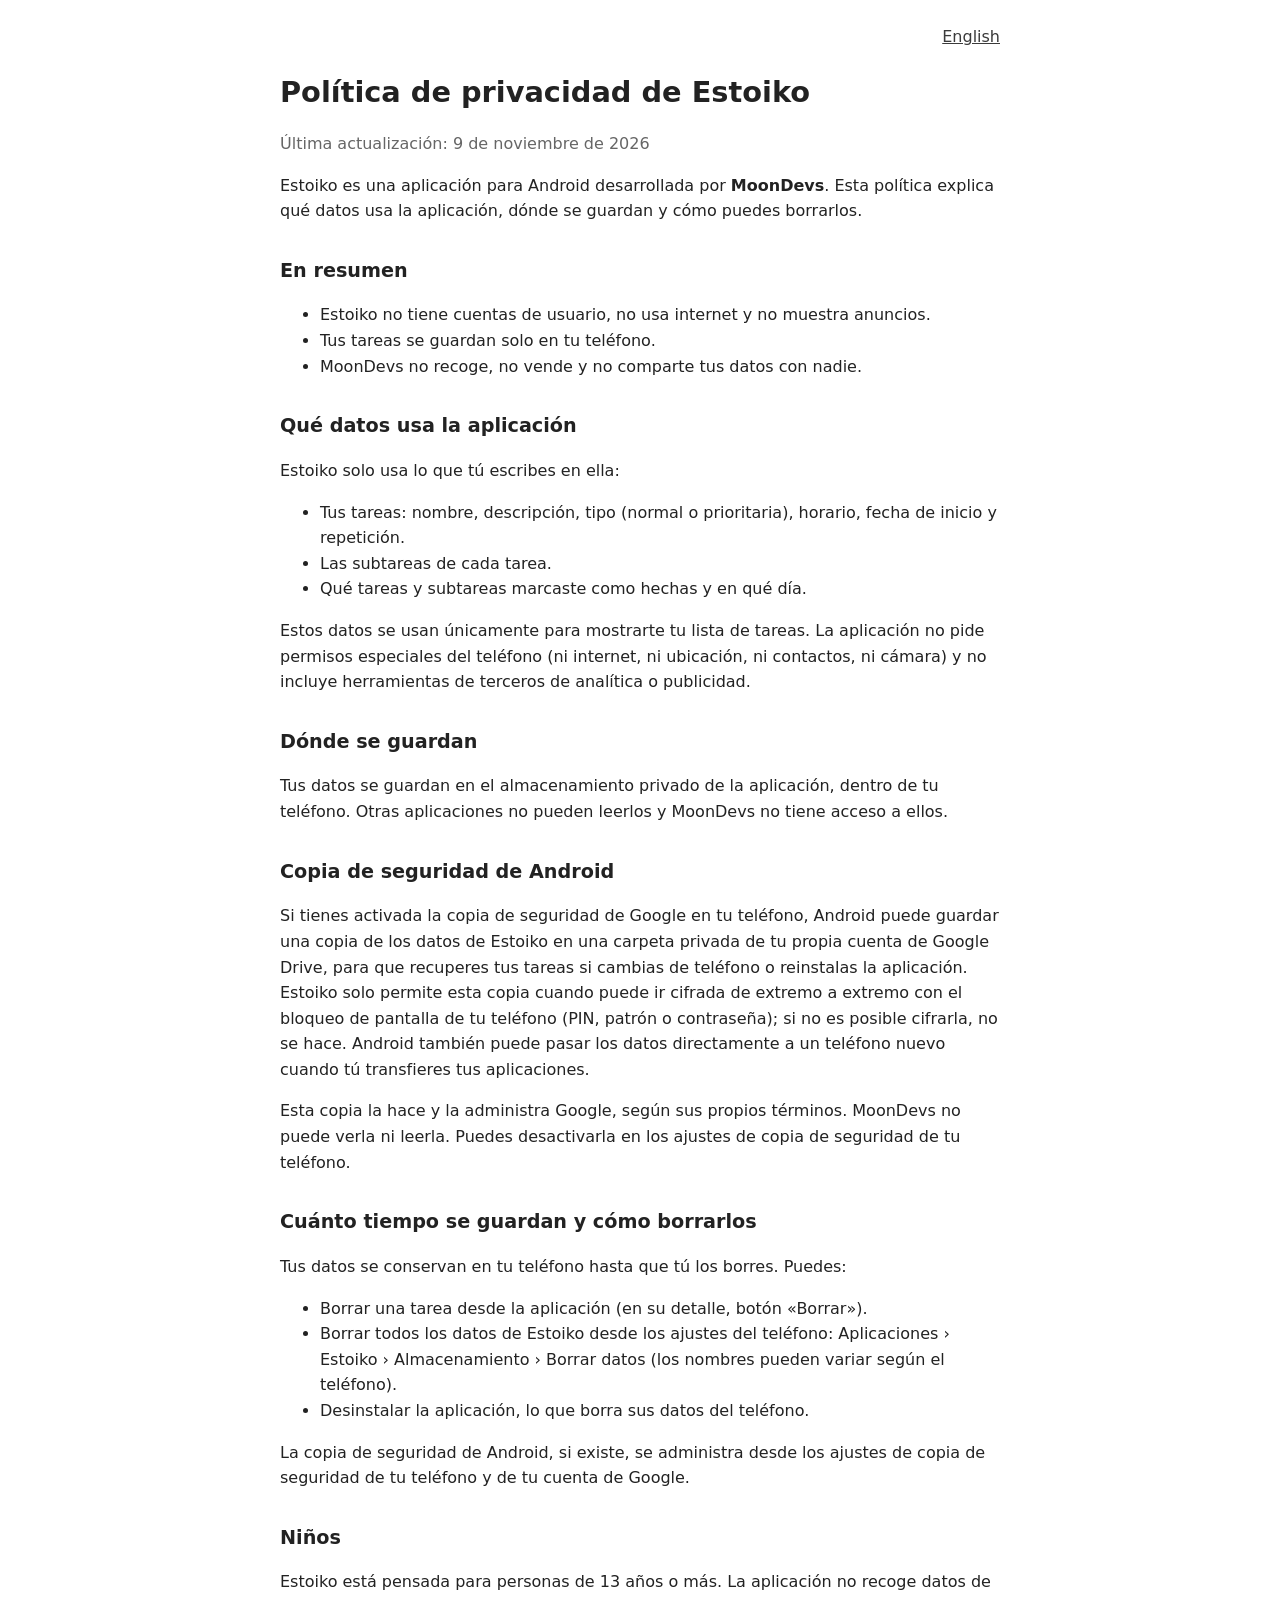
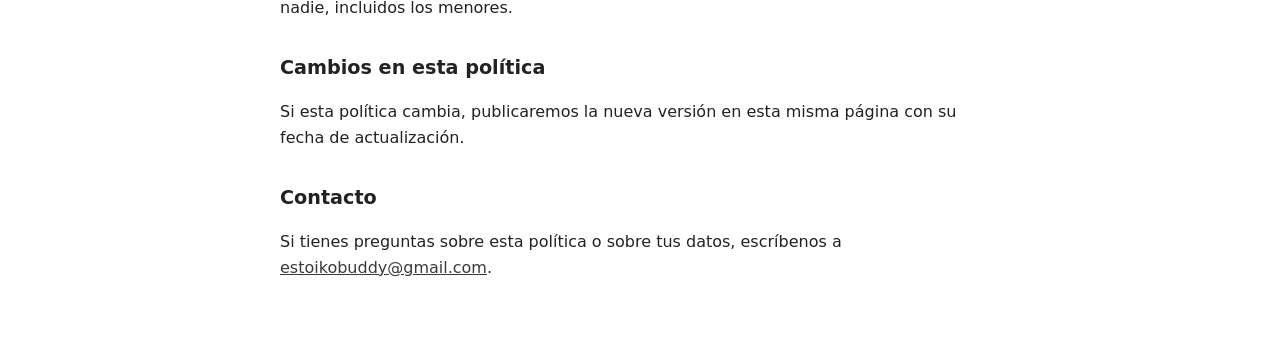
<file: index.html>
<!doctype html>
<html lang="es">
<head>
<meta charset="utf-8">
<meta name="viewport" content="width=device-width, initial-scale=1">
<title>Política de privacidad de Estoiko</title>
<link rel="stylesheet" href="estilo.css">
</head>
<body>
<main>
<p class="idioma"><a href="en.html" hreflang="en">English</a></p>

<h1>Política de privacidad de Estoiko</h1>
<p class="fecha">Última actualización: 9 de noviembre de 2026</p>

<p>Estoiko es una aplicación para Android desarrollada por <strong>MoonDevs</strong>. Esta política explica qué datos usa la aplicación, dónde se guardan y cómo puedes borrarlos.</p>

<h2>En resumen</h2>
<ul>
  <li>Estoiko no tiene cuentas de usuario, no usa internet y no muestra anuncios.</li>
  <li>Tus tareas se guardan solo en tu teléfono.</li>
  <li>MoonDevs no recoge, no vende y no comparte tus datos con nadie.</li>
</ul>

<h2>Qué datos usa la aplicación</h2>
<p>Estoiko solo usa lo que tú escribes en ella:</p>
<ul>
  <li>Tus tareas: nombre, descripción, tipo (normal o prioritaria), horario, fecha de inicio y repetición.</li>
  <li>Las subtareas de cada tarea.</li>
  <li>Qué tareas y subtareas marcaste como hechas y en qué día.</li>
</ul>
<p>Estos datos se usan únicamente para mostrarte tu lista de tareas. La aplicación no pide permisos especiales del teléfono (ni internet, ni ubicación, ni contactos, ni cámara) y no incluye herramientas de terceros de analítica o publicidad.</p>

<h2>Dónde se guardan</h2>
<p>Tus datos se guardan en el almacenamiento privado de la aplicación, dentro de tu teléfono. Otras aplicaciones no pueden leerlos y MoonDevs no tiene acceso a ellos.</p>

<h2>Copia de seguridad de Android</h2>
<p>Si tienes activada la copia de seguridad de Google en tu teléfono, Android puede guardar una copia de los datos de Estoiko en una carpeta privada de tu propia cuenta de Google Drive, para que recuperes tus tareas si cambias de teléfono o reinstalas la aplicación. Estoiko solo permite esta copia cuando puede ir cifrada de extremo a extremo con el bloqueo de pantalla de tu teléfono (PIN, patrón o contraseña); si no es posible cifrarla, no se hace. Android también puede pasar los datos directamente a un teléfono nuevo cuando tú transfieres tus aplicaciones.</p>
<p>Esta copia la hace y la administra Google, según sus propios términos. MoonDevs no puede verla ni leerla. Puedes desactivarla en los ajustes de copia de seguridad de tu teléfono.</p>

<h2>Cuánto tiempo se guardan y cómo borrarlos</h2>
<p>Tus datos se conservan en tu teléfono hasta que tú los borres. Puedes:</p>
<ul>
  <li>Borrar una tarea desde la aplicación (en su detalle, botón «Borrar»).</li>
  <li>Borrar todos los datos de Estoiko desde los ajustes del teléfono: Aplicaciones › Estoiko › Almacenamiento › Borrar datos (los nombres pueden variar según el teléfono).</li>
  <li>Desinstalar la aplicación, lo que borra sus datos del teléfono.</li>
</ul>
<p>La copia de seguridad de Android, si existe, se administra desde los ajustes de copia de seguridad de tu teléfono y de tu cuenta de Google.</p>

<h2>Niños</h2>
<p>Estoiko está pensada para personas de 13 años o más. La aplicación no recoge datos de nadie, incluidos los menores.</p>

<h2>Cambios en esta política</h2>
<p>Si esta política cambia, publicaremos la nueva versión en esta misma página con su fecha de actualización.</p>

<h2>Contacto</h2>
<p>Si tienes preguntas sobre esta política o sobre tus datos, escríbenos a <a href="mailto:estoikobuddy@gmail.com">estoikobuddy@gmail.com</a>.</p>
</main>
</body>
</html>
</file>
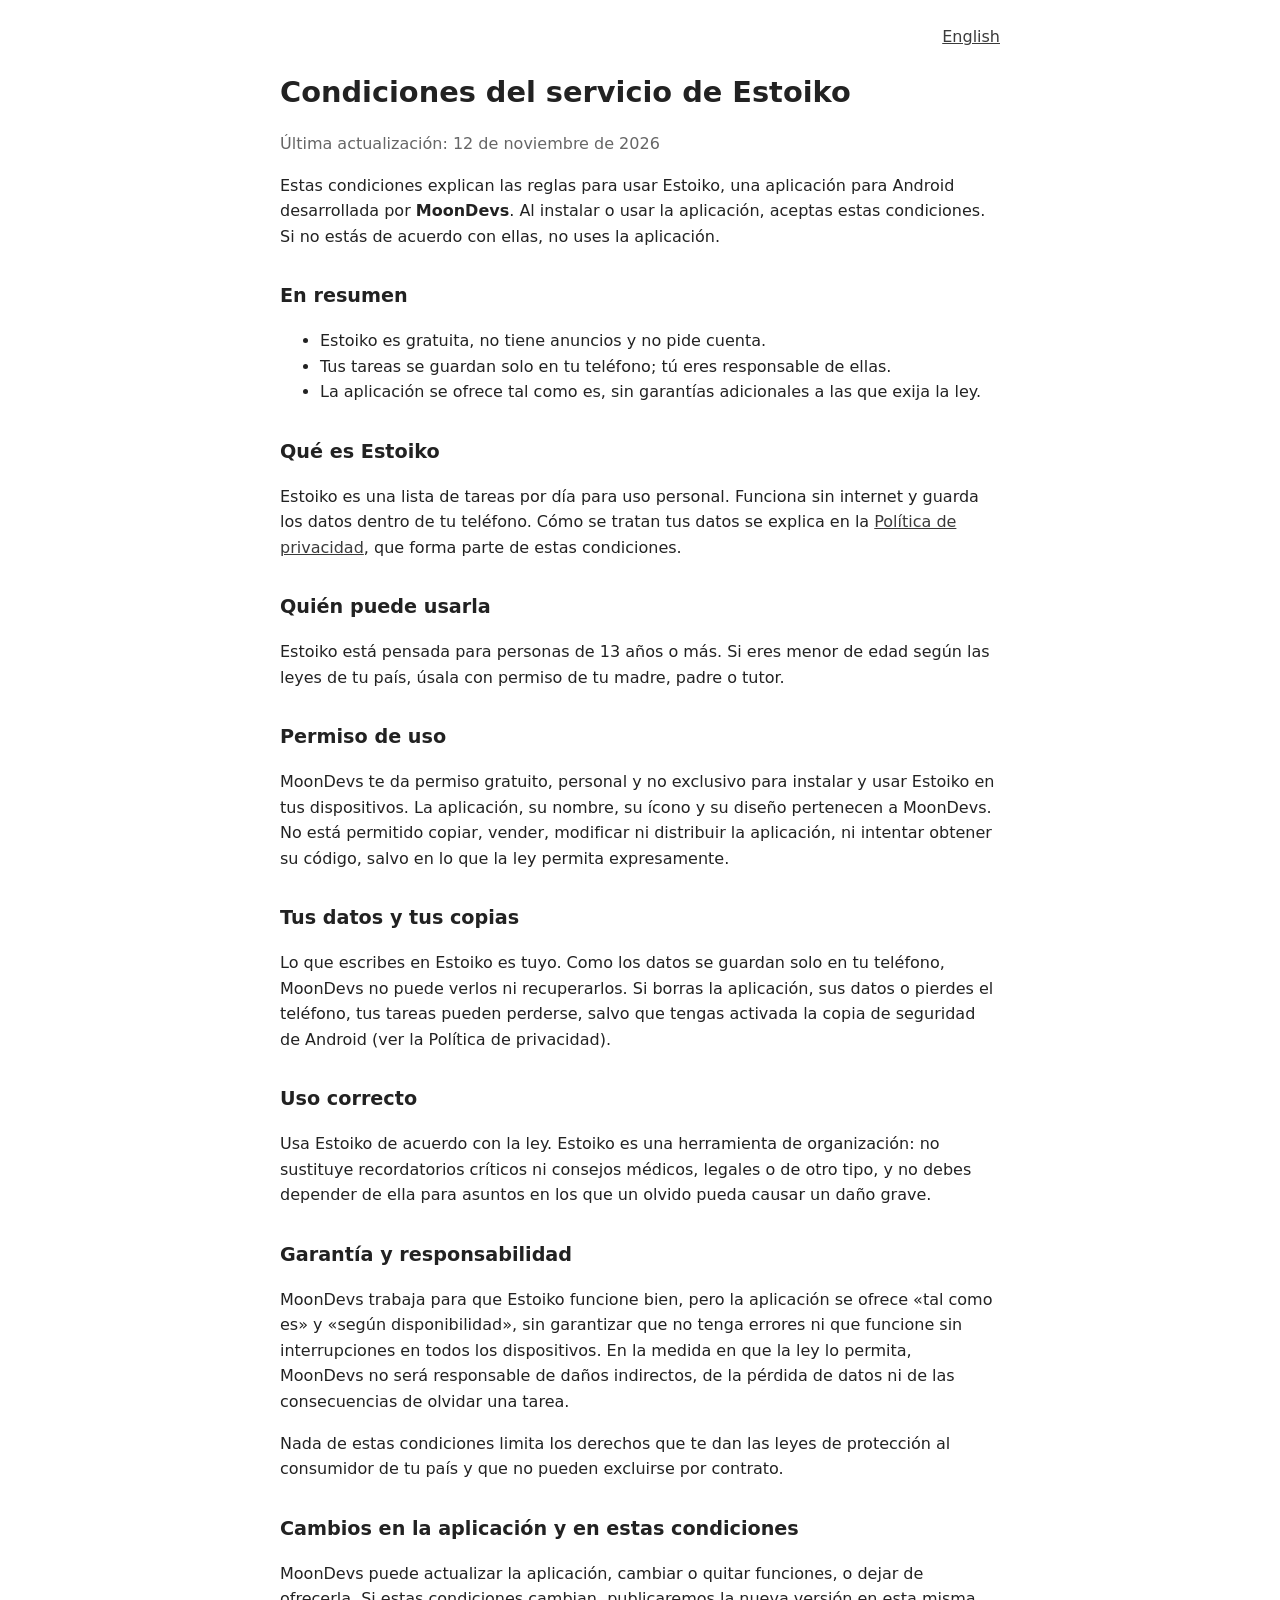
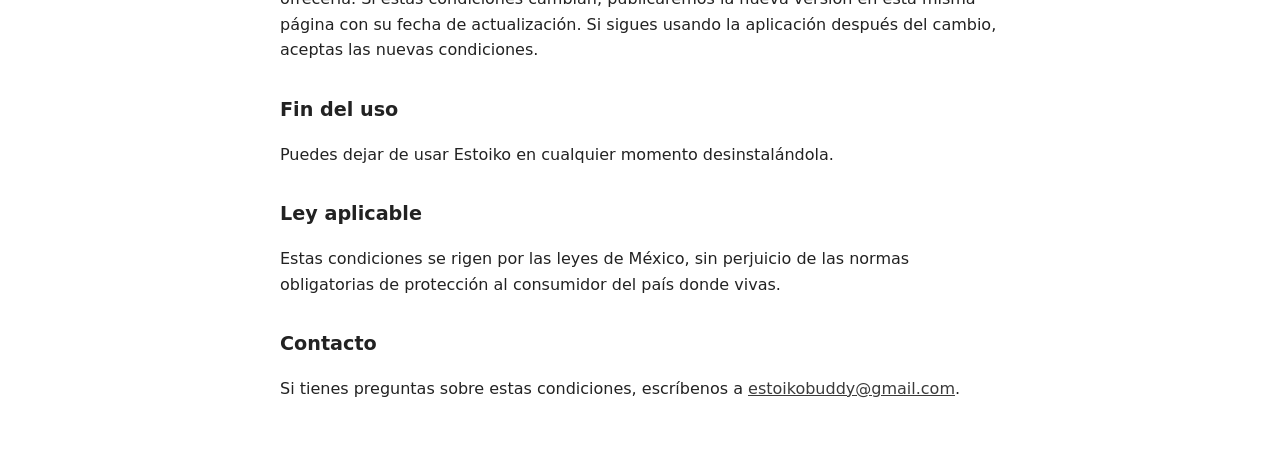
<file: condiciones.html>
<!doctype html>
<html lang="es">
<head>
<meta charset="utf-8">
<meta name="viewport" content="width=device-width, initial-scale=1">
<title>Condiciones del servicio de Estoiko</title>
<link rel="stylesheet" href="estilo.css">
</head>
<body>
<main>
<p class="idioma"><a href="terms.html" hreflang="en">English</a></p>

<h1>Condiciones del servicio de Estoiko</h1>
<p class="fecha">Última actualización: 12 de noviembre de 2026</p>

<p>Estas condiciones explican las reglas para usar Estoiko, una aplicación para Android desarrollada por <strong>MoonDevs</strong>. Al instalar o usar la aplicación, aceptas estas condiciones. Si no estás de acuerdo con ellas, no uses la aplicación.</p>

<h2>En resumen</h2>
<ul>
  <li>Estoiko es gratuita, no tiene anuncios y no pide cuenta.</li>
  <li>Tus tareas se guardan solo en tu teléfono; tú eres responsable de ellas.</li>
  <li>La aplicación se ofrece tal como es, sin garantías adicionales a las que exija la ley.</li>
</ul>

<h2>Qué es Estoiko</h2>
<p>Estoiko es una lista de tareas por día para uso personal. Funciona sin internet y guarda los datos dentro de tu teléfono. Cómo se tratan tus datos se explica en la <a href="index.html">Política de privacidad</a>, que forma parte de estas condiciones.</p>

<h2>Quién puede usarla</h2>
<p>Estoiko está pensada para personas de 13 años o más. Si eres menor de edad según las leyes de tu país, úsala con permiso de tu madre, padre o tutor.</p>

<h2>Permiso de uso</h2>
<p>MoonDevs te da permiso gratuito, personal y no exclusivo para instalar y usar Estoiko en tus dispositivos. La aplicación, su nombre, su ícono y su diseño pertenecen a MoonDevs. No está permitido copiar, vender, modificar ni distribuir la aplicación, ni intentar obtener su código, salvo en lo que la ley permita expresamente.</p>

<h2>Tus datos y tus copias</h2>
<p>Lo que escribes en Estoiko es tuyo. Como los datos se guardan solo en tu teléfono, MoonDevs no puede verlos ni recuperarlos. Si borras la aplicación, sus datos o pierdes el teléfono, tus tareas pueden perderse, salvo que tengas activada la copia de seguridad de Android (ver la Política de privacidad).</p>

<h2>Uso correcto</h2>
<p>Usa Estoiko de acuerdo con la ley. Estoiko es una herramienta de organización: no sustituye recordatorios críticos ni consejos médicos, legales o de otro tipo, y no debes depender de ella para asuntos en los que un olvido pueda causar un daño grave.</p>

<h2>Garantía y responsabilidad</h2>
<p>MoonDevs trabaja para que Estoiko funcione bien, pero la aplicación se ofrece «tal como es» y «según disponibilidad», sin garantizar que no tenga errores ni que funcione sin interrupciones en todos los dispositivos. En la medida en que la ley lo permita, MoonDevs no será responsable de daños indirectos, de la pérdida de datos ni de las consecuencias de olvidar una tarea.</p>
<p>Nada de estas condiciones limita los derechos que te dan las leyes de protección al consumidor de tu país y que no pueden excluirse por contrato.</p>

<h2>Cambios en la aplicación y en estas condiciones</h2>
<p>MoonDevs puede actualizar la aplicación, cambiar o quitar funciones, o dejar de ofrecerla. Si estas condiciones cambian, publicaremos la nueva versión en esta misma página con su fecha de actualización. Si sigues usando la aplicación después del cambio, aceptas las nuevas condiciones.</p>

<h2>Fin del uso</h2>
<p>Puedes dejar de usar Estoiko en cualquier momento desinstalándola.</p>

<h2>Ley aplicable</h2>
<p>Estas condiciones se rigen por las leyes de México, sin perjuicio de las normas obligatorias de protección al consumidor del país donde vivas.</p>

<h2>Contacto</h2>
<p>Si tienes preguntas sobre estas condiciones, escríbenos a <a href="mailto:estoikobuddy@gmail.com">estoikobuddy@gmail.com</a>.</p>
</main>
</body>
</html>
</file>
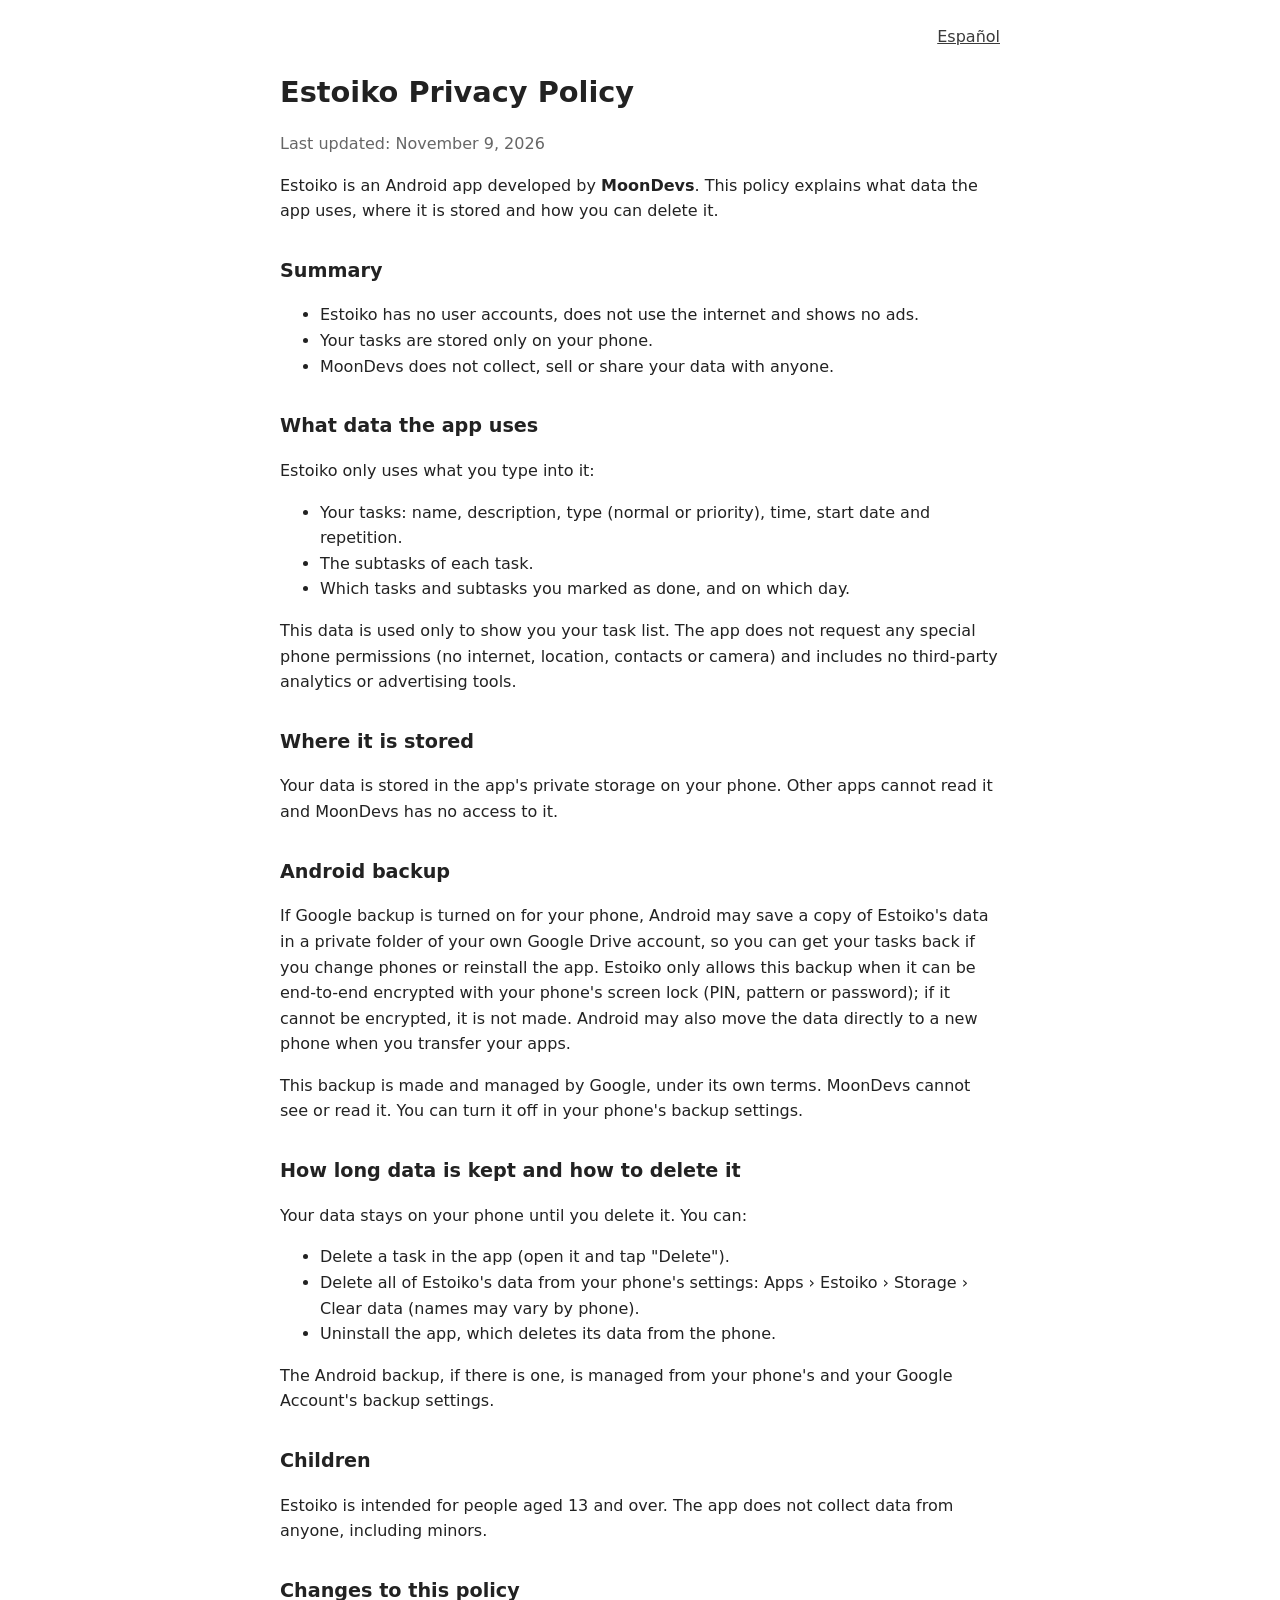
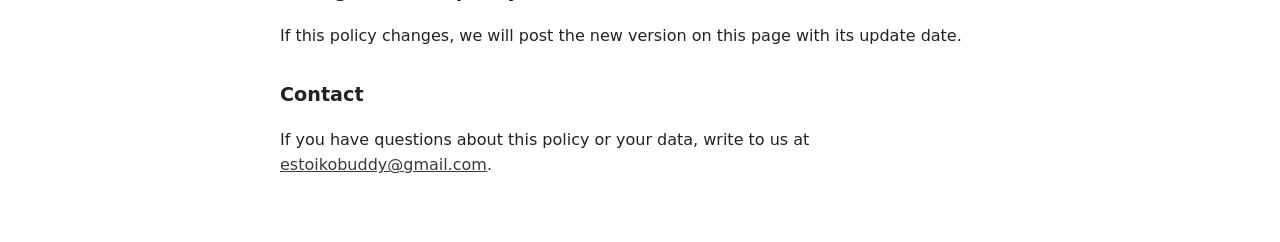
<file: en.html>
<!doctype html>
<html lang="en">
<head>
<meta charset="utf-8">
<meta name="viewport" content="width=device-width, initial-scale=1">
<title>Estoiko Privacy Policy</title>
<link rel="stylesheet" href="estilo.css">
</head>
<body>
<main>
<p class="idioma"><a href="index.html" hreflang="es">Español</a></p>

<h1>Estoiko Privacy Policy</h1>
<p class="fecha">Last updated: November 9, 2026</p>

<p>Estoiko is an Android app developed by <strong>MoonDevs</strong>. This policy explains what data the app uses, where it is stored and how you can delete it.</p>

<h2>Summary</h2>
<ul>
  <li>Estoiko has no user accounts, does not use the internet and shows no ads.</li>
  <li>Your tasks are stored only on your phone.</li>
  <li>MoonDevs does not collect, sell or share your data with anyone.</li>
</ul>

<h2>What data the app uses</h2>
<p>Estoiko only uses what you type into it:</p>
<ul>
  <li>Your tasks: name, description, type (normal or priority), time, start date and repetition.</li>
  <li>The subtasks of each task.</li>
  <li>Which tasks and subtasks you marked as done, and on which day.</li>
</ul>
<p>This data is used only to show you your task list. The app does not request any special phone permissions (no internet, location, contacts or camera) and includes no third-party analytics or advertising tools.</p>

<h2>Where it is stored</h2>
<p>Your data is stored in the app's private storage on your phone. Other apps cannot read it and MoonDevs has no access to it.</p>

<h2>Android backup</h2>
<p>If Google backup is turned on for your phone, Android may save a copy of Estoiko's data in a private folder of your own Google Drive account, so you can get your tasks back if you change phones or reinstall the app. Estoiko only allows this backup when it can be end-to-end encrypted with your phone's screen lock (PIN, pattern or password); if it cannot be encrypted, it is not made. Android may also move the data directly to a new phone when you transfer your apps.</p>
<p>This backup is made and managed by Google, under its own terms. MoonDevs cannot see or read it. You can turn it off in your phone's backup settings.</p>

<h2>How long data is kept and how to delete it</h2>
<p>Your data stays on your phone until you delete it. You can:</p>
<ul>
  <li>Delete a task in the app (open it and tap "Delete").</li>
  <li>Delete all of Estoiko's data from your phone's settings: Apps › Estoiko › Storage › Clear data (names may vary by phone).</li>
  <li>Uninstall the app, which deletes its data from the phone.</li>
</ul>
<p>The Android backup, if there is one, is managed from your phone's and your Google Account's backup settings.</p>

<h2>Children</h2>
<p>Estoiko is intended for people aged 13 and over. The app does not collect data from anyone, including minors.</p>

<h2>Changes to this policy</h2>
<p>If this policy changes, we will post the new version on this page with its update date.</p>

<h2>Contact</h2>
<p>If you have questions about this policy or your data, write to us at <a href="mailto:estoikobuddy@gmail.com">estoikobuddy@gmail.com</a>.</p>
</main>
</body>
</html>
</file>
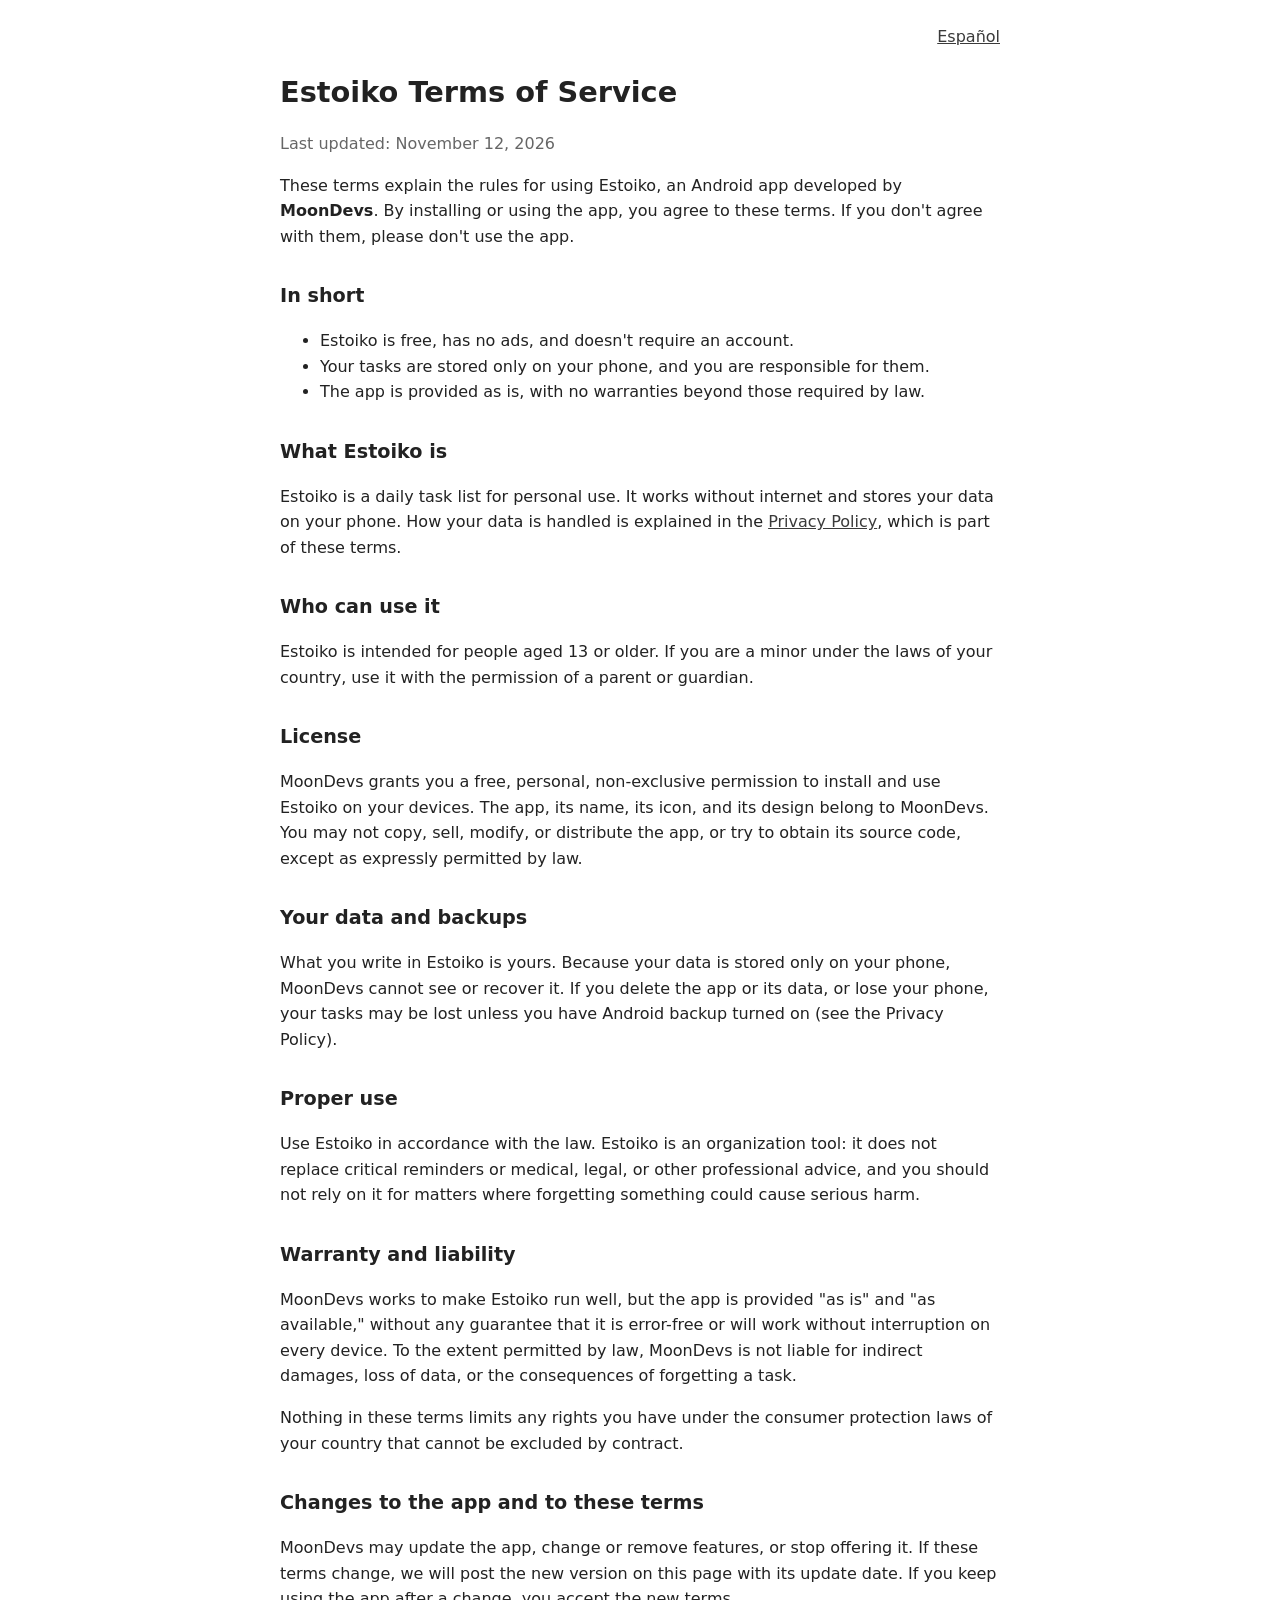
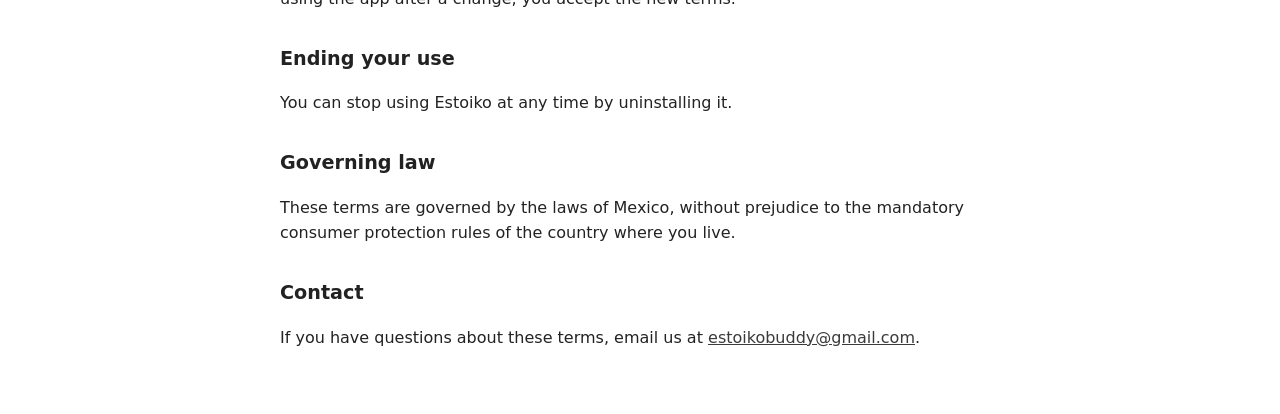
<file: terms.html>
<!doctype html>
<html lang="en">
<head>
<meta charset="utf-8">
<meta name="viewport" content="width=device-width, initial-scale=1">
<title>Estoiko Terms of Service</title>
<link rel="stylesheet" href="estilo.css">
</head>
<body>
<main>
<p class="idioma"><a href="condiciones.html" hreflang="es">Español</a></p>

<h1>Estoiko Terms of Service</h1>
<p class="fecha">Last updated: November 12, 2026</p>

<p>These terms explain the rules for using Estoiko, an Android app developed by <strong>MoonDevs</strong>. By installing or using the app, you agree to these terms. If you don't agree with them, please don't use the app.</p>

<h2>In short</h2>
<ul>
  <li>Estoiko is free, has no ads, and doesn't require an account.</li>
  <li>Your tasks are stored only on your phone, and you are responsible for them.</li>
  <li>The app is provided as is, with no warranties beyond those required by law.</li>
</ul>

<h2>What Estoiko is</h2>
<p>Estoiko is a daily task list for personal use. It works without internet and stores your data on your phone. How your data is handled is explained in the <a href="en.html">Privacy Policy</a>, which is part of these terms.</p>

<h2>Who can use it</h2>
<p>Estoiko is intended for people aged 13 or older. If you are a minor under the laws of your country, use it with the permission of a parent or guardian.</p>

<h2>License</h2>
<p>MoonDevs grants you a free, personal, non-exclusive permission to install and use Estoiko on your devices. The app, its name, its icon, and its design belong to MoonDevs. You may not copy, sell, modify, or distribute the app, or try to obtain its source code, except as expressly permitted by law.</p>

<h2>Your data and backups</h2>
<p>What you write in Estoiko is yours. Because your data is stored only on your phone, MoonDevs cannot see or recover it. If you delete the app or its data, or lose your phone, your tasks may be lost unless you have Android backup turned on (see the Privacy Policy).</p>

<h2>Proper use</h2>
<p>Use Estoiko in accordance with the law. Estoiko is an organization tool: it does not replace critical reminders or medical, legal, or other professional advice, and you should not rely on it for matters where forgetting something could cause serious harm.</p>

<h2>Warranty and liability</h2>
<p>MoonDevs works to make Estoiko run well, but the app is provided "as is" and "as available," without any guarantee that it is error-free or will work without interruption on every device. To the extent permitted by law, MoonDevs is not liable for indirect damages, loss of data, or the consequences of forgetting a task.</p>
<p>Nothing in these terms limits any rights you have under the consumer protection laws of your country that cannot be excluded by contract.</p>

<h2>Changes to the app and to these terms</h2>
<p>MoonDevs may update the app, change or remove features, or stop offering it. If these terms change, we will post the new version on this page with its update date. If you keep using the app after a change, you accept the new terms.</p>

<h2>Ending your use</h2>
<p>You can stop using Estoiko at any time by uninstalling it.</p>

<h2>Governing law</h2>
<p>These terms are governed by the laws of Mexico, without prejudice to the mandatory consumer protection rules of the country where you live.</p>

<h2>Contact</h2>
<p>If you have questions about these terms, email us at <a href="mailto:estoikobuddy@gmail.com">estoikobuddy@gmail.com</a>.</p>
</main>
</body>
</html>
</file>
<file: estilo.css>
/* Estilo sobrio en grises, igual que la app. Se adapta al modo oscuro del dispositivo. */
:root {
  --fondo: #ffffff;
  --texto: #222222;
  --suave: #666666;
  --enlace: #3a3a3a;
}
@media (prefers-color-scheme: dark) {
  :root {
    --fondo: #1c1c1c;
    --texto: #e6e6e6;
    --suave: #a0a0a0;
    --enlace: #ffffff;
  }
}
body {
  margin: 0;
  background: var(--fondo);
  color: var(--texto);
  font-family: system-ui, -apple-system, "Segoe UI", Roboto, sans-serif;
  line-height: 1.6;
}
main {
  max-width: 720px;
  margin: 0 auto;
  padding: 24px 16px 48px;
}
h1 { font-size: 1.8rem; margin-bottom: 0.2rem; }
h2 { font-size: 1.2rem; margin-top: 2rem; }
.fecha, .idioma { color: var(--suave); }
.idioma { text-align: right; margin: 0; }
a { color: var(--enlace); }
</file>
